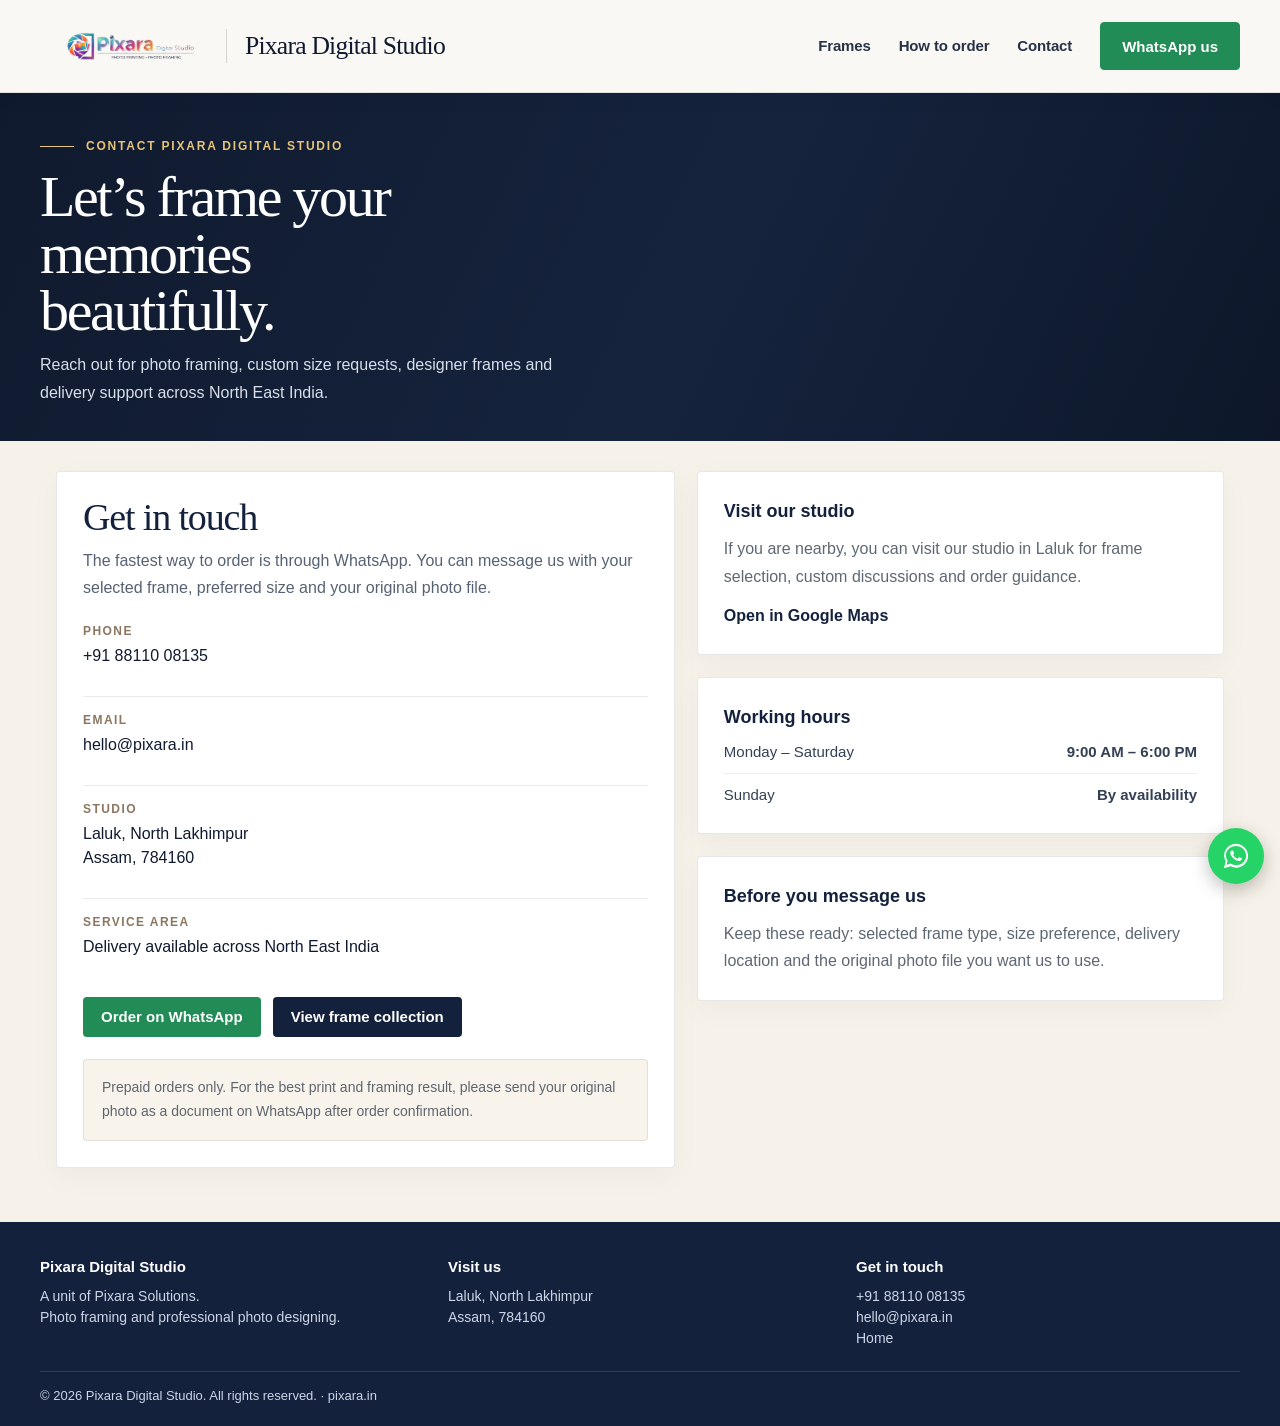
<file: contact.html>
<!DOCTYPE html>
<html lang="en">
<head>
  <meta charset="utf-8">
  <meta name="viewport" content="width=device-width,initial-scale=1">

  <title>Contact | Pixara Digital Studio</title>
  <meta
    name="description"
    content="Contact Pixara Digital Studio in Laluk, Assam for photo framing, designer frames and WhatsApp orders."
  >

  <meta name="theme-color" content="#14213d">

  <link rel="icon" href="logo.png">
  <link rel="apple-touch-icon" href="logo.png">
  <link rel="stylesheet" href="style.css">

  <meta property="og:type" content="website">
  <meta property="og:site_name" content="Pixara Digital Studio">
  <meta property="og:title" content="Contact | Pixara Digital Studio">
  <meta
    property="og:description"
    content="Get in touch with Pixara Digital Studio for frame orders, custom requests and delivery support."
  >
  <meta property="og:image" content="https://studio.pixara.in/logo.png">
  <meta name="twitter:card" content="summary">

  <script type="application/ld+json">
  {
    "@context": "https://schema.org",
    "@type": "LocalBusiness",
    "name": "Pixara Digital Studio",
    "url": "https://studio.pixara.in/contact",
    "telephone": "+918811008135",
    "email": "hello@pixara.in",
    "address": {
      "@type": "PostalAddress",
      "streetAddress": "Laluk",
      "addressLocality": "North Lakhimpur",
      "addressRegion": "Assam",
      "postalCode": "784160",
      "addressCountry": "IN"
    }
  }
  </script>

  <style>
  .contact-hero {
    position: relative;
    overflow: hidden;
    padding: 44px 16px 34px;
    background: linear-gradient(115deg, #101a2e 0%, #15233d 55%, #0d1729 100%);
    color: #fff;
  }

  .contact-hero::after {
    content: "";
    position: absolute;
    inset: 0;
    background-image: url("data:image/svg+xml,%3Csvg viewBox='0 0 180 180' xmlns='http://www.w3.org/2000/svg'%3E%3Cfilter id='n'%3E%3CfeTurbulence type='fractalNoise' baseFrequency='.9' numOctaves='3' stitchTiles='stitch'/%3E%3C/filter%3E%3Crect width='100%25' height='100%25' filter='url(%23n)' opacity='.22'/%3E%3C/svg%3E");
    opacity: .10;
    mix-blend-mode: soft-light;
    pointer-events: none;
  }

  .contact-hero .inner {
    position: relative;
    z-index: 1;
    width: min(1200px, 100%);
    margin: 0 auto;
  }

  .contact-hero .eyebrow {
    display: flex;
    align-items: center;
    gap: 12px;
    margin-bottom: 14px;
    color: #e6c37a;
    font-size: 12px;
    font-weight: 600;
    letter-spacing: .15em;
    text-transform: uppercase;
  }

  .contact-hero .eyebrow span {
    width: 34px;
    height: 1px;
    background: #e6c37a;
  }

  .contact-hero h1 {
    max-width: 13ch;
    margin: 0 0 12px;
    color: #fff;
    font-family: var(--font-display);
    font-size: clamp(34px, 4.8vw, 58px);
    font-weight: 500;
    line-height: .98;
    letter-spacing: -.04em;
  }

  .contact-hero p {
    max-width: 58ch;
    margin: 0;
    color: #d8dfeb;
    font-size: 16px;
    line-height: 1.75;
  }

  .contact-main {
    max-width: 1200px;
    margin: 0 auto;
    padding: 30px 16px 54px;
  }

  .contact-grid {
    display: grid;
    grid-template-columns: 1.08fr .92fr;
    gap: 22px;
    align-items: start;
  }

  .contact-card {
    padding: 26px;
    border: 1px solid rgba(16, 26, 46, 0.10);
    border-radius: 4px;
    background: #fff;
    box-shadow: 0 8px 30px rgba(16, 26, 46, 0.04);
  }

  .contact-card h2 {
    margin: 0 0 10px;
    color: var(--navy);
    font: 500 clamp(28px, 3vw, 38px) / 1.02 var(--font-display);
    letter-spacing: -.03em;
  }

  .contact-card p {
    margin: 0 0 20px;
    max-width: 62ch;
    color: #566273;
    line-height: 1.7;
  }

  .contact-list {
    display: grid;
    gap: 14px;
  }

  .contact-item {
    padding: 14px 0;
    display: grid;
    gap: 4px;
    border-top: 1px solid rgba(16, 26, 46, 0.09);
  }

  .contact-item:first-child {
    border-top: 0;
    padding-top: 0;
  }

  .contact-label {
    color: #8b7761;
    font-size: 12px;
    font-weight: 700;
    letter-spacing: .12em;
    text-transform: uppercase;
  }

  .contact-value,
  .contact-value a {
    color: var(--ink);
    font-size: 16px;
    font-weight: 500;
    line-height: 1.5;
    text-decoration: none;
  }

  .contact-value a:hover {
    text-decoration: underline;
    text-underline-offset: 4px;
  }

  .contact-actions {
    display: flex;
    flex-wrap: wrap;
    gap: 12px;
    margin-top: 24px;
  }

  .contact-actions .btn.navy {
    background: var(--navy);
  }

  .contact-note {
    margin-top: 22px;
    padding: 16px 18px;
    border: 1px solid rgba(16, 26, 46, 0.09);
    border-radius: 4px;
    background: #f8f4eb;
    color: #5f6570;
    font-size: 14px;
    line-height: 1.7;
  }

  .contact-side {
    display: grid;
    gap: 22px;
  }

  .contact-mini h3 {
    margin: 0 0 10px;
    color: var(--navy);
    font-size: 18px;
  }

  .contact-mini p {
    margin: 0;
    color: #5e6772;
    line-height: 1.7;
  }

  .contact-hours {
    display: grid;
    gap: 10px;
    margin-top: 8px;
  }

  .contact-hours div {
    display: flex;
    justify-content: space-between;
    gap: 16px;
    padding-bottom: 10px;
    border-bottom: 1px solid rgba(16, 26, 46, 0.08);
    color: #334155;
    font-size: 15px;
  }

  .contact-hours div:last-child {
    border-bottom: 0;
    padding-bottom: 0;
  }

  .contact-map-link {
    margin-top: 14px;
    display: inline-flex;
    align-items: center;
    gap: 8px;
    color: var(--navy);
    font-weight: 600;
    text-decoration: none;
  }

  .contact-map-link:hover {
    text-decoration: underline;
    text-underline-offset: 4px;
  }

  @media (max-width: 900px) {
    .contact-grid {
      grid-template-columns: 1fr;
    }
  }

  @media (max-width: 680px) {
    .contact-hero {
      padding: 36px 16px 28px;
    }

    .contact-hero h1 {
      max-width: 11ch;
      font-size: clamp(30px, 9vw, 42px);
    }

    .contact-hero p {
      font-size: 15px;
      line-height: 1.7;
    }

    .contact-card {
      padding: 20px 18px;
    }

    .contact-actions {
      flex-direction: column;
    }

    .contact-actions .btn {
      width: 100%;
    }
  }
</style>
</head>
<body>
  <header class="top">
    <div class="bar">
      <a class="brand" href="/" aria-label="Pixara Digital Studio — Home">
        <img
          src="logo.png"
          alt=""
          width="889"
          height="336"
          onerror="this.style.display='none'"
        >
        <span>Pixara Digital Studio</span>
      </a>

      <nav class="links" aria-label="Primary navigation">
        <a class="hl" href="/#catalogue">Frames</a>
        <a class="hl" href="/#how">How to order</a>
        <a class="hl" href="/contact" aria-current="page">Contact</a>
        <a
          class="btn"
          href="https://wa.me/918811008135"
          target="_blank"
          rel="noopener noreferrer"
        >
          WhatsApp us
        </a>
      </nav>
    </div>
  </header>

  <section class="contact-hero">
    <div class="inner">
      <div class="eyebrow"><span></span>Contact Pixara Digital Studio</div>
      <h1>Let’s frame your memories beautifully.</h1>
      <p>
        Reach out for photo framing, custom size requests, designer frames and
        delivery support across North East India.
      </p>
    </div>
  </section>

  <main class="contact-main">
    <div class="contact-grid">
      <section class="contact-card" aria-labelledby="contactHeading">
        <h2 id="contactHeading">Get in touch</h2>
        <p>
          The fastest way to order is through WhatsApp. You can message us with
          your selected frame, preferred size and your original photo file.
        </p>

        <div class="contact-list">
          <div class="contact-item">
            <div class="contact-label">Phone</div>
            <div class="contact-value">
              <a href="tel:+918811008135">+91 88110 08135</a>
            </div>
          </div>

          <div class="contact-item">
            <div class="contact-label">Email</div>
            <div class="contact-value">
              <a href="mailto:hello@pixara.in">hello@pixara.in</a>
            </div>
          </div>

          <div class="contact-item">
            <div class="contact-label">Studio</div>
            <div class="contact-value">
              Laluk, North Lakhimpur<br>
              Assam, 784160
            </div>
          </div>

          <div class="contact-item">
            <div class="contact-label">Service area</div>
            <div class="contact-value">
              Delivery available across North East India
            </div>
          </div>
        </div>

        <div class="contact-actions">
          <a
            class="btn"
            href="https://wa.me/918811008135"
            target="_blank"
            rel="noopener noreferrer"
          >
            Order on WhatsApp
          </a>

          <a class="btn navy" href="/#catalogue">
            View frame collection
          </a>
        </div>

        <div class="contact-note">
          Prepaid orders only. For the best print and framing result, please
          send your original photo as a document on WhatsApp after order
          confirmation.
        </div>
      </section>

      <aside class="contact-side">
        <section class="contact-card contact-mini" aria-labelledby="visitHeading">
          <h3 id="visitHeading">Visit our studio</h3>
          <p>
            If you are nearby, you can visit our studio in Laluk for frame
            selection, custom discussions and order guidance.
          </p>

          <a
            class="contact-map-link"
            href="https://maps.app.goo.gl/Y6SZ87WMauDAQnDA8"
            target="_blank"
            rel="noopener noreferrer"
          >
            Open in Google Maps
          </a>
        </section>

        <section class="contact-card contact-mini" aria-labelledby="hoursHeading">
          <h3 id="hoursHeading">Working hours</h3>

          <div class="contact-hours">
            <div><span>Monday – Saturday</span><strong>9:00 AM – 6:00 PM</strong></div>
            <div><span>Sunday</span><strong>By availability</strong></div>
          </div>
        </section>

        <section class="contact-card contact-mini" aria-labelledby="orderHelpHeading">
          <h3 id="orderHelpHeading">Before you message us</h3>
          <p>
            Keep these ready: selected frame type, size preference, delivery
            location and the original photo file you want us to use.
          </p>
        </section>
      </aside>
    </div>
  </main>

  <footer class="foot">
    <div class="cols">
      <div>
        <h5>Pixara Digital Studio</h5>
        A unit of Pixara Solutions.<br>
        Photo framing and professional photo designing.
      </div>

      <div>
        <h5>Visit us</h5>
        Laluk, North Lakhimpur<br>
        Assam, 784160
      </div>

      <div>
        <h5>Get in touch</h5>
        <a href="tel:+918811008135">+91 88110 08135</a><br>
        <a href="mailto:hello@pixara.in">hello@pixara.in</a><br>
        <a href="/">Home</a>
      </div>
    </div>

    <div class="copy">
      &copy; <span id="yr"></span> Pixara Digital Studio. All rights reserved. &middot;
      <a
        href="https://pixara.in"
        target="_blank"
        rel="noopener noreferrer"
      >
        pixara.in
      </a>
    </div>
  </footer>

  <a
    class="wafab"
    href="https://wa.me/918811008135"
    target="_blank"
    rel="noopener noreferrer"
    aria-label="Chat on WhatsApp"
  >
    <svg viewBox="0 0 32 32" aria-hidden="true">
      <path d="M16 3C9 3 3.4 8.6 3.4 15.5c0 2.3.6 4.4 1.7 6.3L3 29l7.4-2c1.8 1 3.8 1.5 5.9 1.5 6.9 0 12.6-5.6 12.6-12.5S22.9 3 16 3zm0 22.8c-1.9 0-3.7-.5-5.3-1.5l-.4-.2-4.4 1.2 1.2-4.3-.3-.4a10 10 0 0 1-1.6-5.4C5.2 9.9 10 5.2 16 5.2s10.8 4.7 10.8 10.4S22 25.8 16 25.8zm5.9-7.5c-.3-.2-1.9-.9-2.2-1s-.5-.2-.7.2-.8 1-1 1.2-.4.2-.7.1a8.5 8.5 0 0 1-4.2-3.7c-.3-.6.3-.5.9-1.7.1-.2 0-.4 0-.5l-1-2.3c-.2-.6-.5-.5-.7-.5h-.6c-.2 0-.5.1-.8.4s-1 1-1 2.5 1.1 2.9 1.2 3.1c.2.2 2.1 3.3 5.2 4.5 1.9.8 2.7.9 3.6.7.6-.1 1.9-.8 2.2-1.5s.3-1.4.2-1.5-.3-.2-.6-.4z"/>
    </svg>
  </a>

  <script>
    document.getElementById("yr").textContent = new Date().getFullYear();
  </script>
</body>
</html>
</file>
<file: style.css>
@import url('https://api.fontshare.com/v2/css?f[]=boska@400,500&f[]=satoshi@400,500,600,700&display=swap');

/* =========================================================
   PIXARA DIGITAL STUDIO
   Editorial storefront — cleaned and consolidated stylesheet
   ========================================================= */

:root {
  --navy: #14213d;
  --navy-2: #1f3159;
  --ink: #101a2e;
  --amber: #e8a317;
  --gold: #d8a84e;
  --red: #d62828;
  --wa: #218c55;
  --wa-hover: #176f43;
  --paper: #f6f2e9;
  --paper-2: #eee8dc;
  --surface: #ffffff;
  --line: rgba(16, 26, 46, 0.11);
  --muted: #667085;
  --radius: 14px;
  --font-display: 'Boska', 'Times New Roman', serif;
  --font-body: 'Satoshi', 'Segoe UI', sans-serif;
}

* {
  box-sizing: border-box;
}

html {
  scroll-behavior: smooth;
  scroll-padding-top: 96px;
}

body {
  margin: 0;
  font-family: var(--font-body);
  background: var(--paper);
  color: var(--ink);
  line-height: 1.5;
  -webkit-font-smoothing: antialiased;
  text-rendering: optimizeLegibility;
}

img,
svg {
  display: block;
  max-width: 100%;
}

a {
  color: inherit;
}

button,
input,
select,
textarea {
  font: inherit;
}

:focus-visible {
  outline: 2px solid var(--gold);
  outline-offset: 3px;
}

.sr-only {
  position: absolute;
  width: 1px;
  height: 1px;
  padding: 0;
  margin: -1px;
  overflow: hidden;
  clip: rect(0, 0, 0, 0);
  white-space: nowrap;
  border: 0;
}

/* =========================================================
   BUTTONS
   ========================================================= */

.btn {
  display: inline-flex;
  align-items: center;
  justify-content: center;
  padding: 11px 18px;
  border: 0;
  border-radius: 4px;
  background: var(--wa);
  color: #fff;
  font-family: var(--font-body);
  font-size: 15px;
  font-weight: 600;
  line-height: 1.25;
  text-align: center;
  text-decoration: none;
  cursor: pointer;
  transition: transform 180ms ease, background 180ms ease, box-shadow 180ms ease;
}

.btn:hover {
  transform: translateY(-1px);
  box-shadow: 0 8px 22px rgba(23, 111, 67, 0.18);
}

.btn.navy {
  background: var(--navy);
}

.btn.red {
  background: var(--red);
}

.btn.gray {
  background: #8a8a8a;
}

.btn.ghost {
  border: 1.5px solid #fff;
  background: transparent;
  color: #fff;
}

/* =========================================================
   PIXARA HEADER — REFINED
   ========================================================= */

header.top {
  position: sticky;
  top: 0;
  z-index: 50;
  width: 100%;
  background: rgba(250, 248, 244, 0.96);
  border-bottom: 1px solid rgba(16, 26, 46, 0.1);
  box-shadow: 0 4px 24px rgba(16, 26, 46, 0.035);
  backdrop-filter: blur(14px);
  -webkit-backdrop-filter: blur(14px);
}

header.top .bar {
  width: min(1200px, calc(100% - 40px));
  min-height: 92px;
  margin-inline: auto;
  padding: 10px 0;
  display: flex;
  align-items: center;
  justify-content: space-between;
  gap: 32px;
}

header.top .brand {
  flex: 0 1 auto;
  min-width: 0;
  display: inline-flex;
  align-items: center;
  justify-content: flex-start;
  gap: 18px;
  color: var(--ink);
  text-decoration: none;
  line-height: 1;
}

header.top .brand img {
  display: block;
  width: 168px;
  height: 56px;
  flex: 0 0 auto;
  max-width: none;
  max-height: none;
  object-fit: contain;
  object-position: left center;
  transform: scale(1.08);
  transform-origin: left center;
}

header.top .brand span {
  display: inline-flex;
  align-items: center;
  justify-content: center;
  min-height: 56px;
  margin: 0;
  color: var(--ink);
  font-family: var(--font-display);
  font-size: clamp(24px, 2vw, 32px);
  font-weight: 500;
  line-height: 1;
  letter-spacing: -0.03em;
  white-space: nowrap;
}

header.top .brand span::before {
  content: "";
  width: 1px;
  height: 34px;
  margin-right: 18px;
  flex: 0 0 auto;
  background: rgba(16, 26, 46, 0.16);
}

header.top nav.links {
  display: flex;
  align-items: center;
  justify-content: flex-end;
  gap: 28px;
}

header.top nav.links a:not(.btn) {
  position: relative;
  padding: 12px 0;
  color: #273247;
  font-size: 15px;
  font-weight: 600;
  letter-spacing: -0.01em;
  text-decoration: none;
}

header.top nav.links a:not(.btn)::after {
  content: "";
  position: absolute;
  left: 0;
  right: 0;
  bottom: 5px;
  height: 1px;
  background: #c99a3b;
  transform: scaleX(0);
  transform-origin: right;
  transition: transform 220ms cubic-bezier(0.16, 1, 0.3, 1);
}

header.top nav.links a:not(.btn):hover {
  color: var(--ink);
}

header.top nav.links a:not(.btn):hover::after {
  transform: scaleX(1);
  transform-origin: left;
}

header.top nav.links .btn {
  min-height: 48px;
  padding: 13px 21px;
  display: inline-flex;
  align-items: center;
  justify-content: center;
  border: 1px solid var(--wa);
  border-radius: 4px;
  background: var(--wa);
  color: #fff;
  font-size: 15px;
  font-weight: 600;
  line-height: 1;
  white-space: nowrap;
  box-shadow: none;
}

header.top nav.links .btn:hover {
  background: var(--wa-hover);
  border-color: var(--wa-hover);
  color: #fff;
  transform: translateY(-1px);
  box-shadow: 0 8px 22px rgba(23, 111, 67, 0.18);
}

/* =========================================================
   HERO
   ========================================================= */

.hero {
  position: relative;
  min-height: 640px;
  padding: clamp(52px, 7vw, 96px) 20px 88px;
  overflow: hidden;
  isolation: isolate;
  background: var(--ink);
  color: #fff;
  text-align: left;
}

.hero::before {
  content: '';
  position: absolute;
  inset: 0;
  z-index: -2;
  background: linear-gradient(115deg, #101a2e 0%, #15233d 55%, #0d1729 100%);
}

.hero::after {
  content: '';
  position: absolute;
  inset: 0;
  z-index: -1;
  background-image: url("data:image/svg+xml,%3Csvg viewBox='0 0 180 180' xmlns='http://www.w3.org/2000/svg'%3E%3Cfilter id='n'%3E%3CfeTurbulence type='fractalNoise' baseFrequency='.9' numOctaves='3' stitchTiles='stitch'/%3E%3C/filter%3E%3Crect width='100%25' height='100%25' filter='url(%23n)' opacity='.22'/%3E%3C/svg%3E");
  opacity: 0.15;
  mix-blend-mode: soft-light;
}

.hero-wrap {
  width: min(1200px, 100%);
  margin-inline: auto;
  display: grid;
  grid-template-columns: minmax(0, 0.88fr) minmax(460px, 1.12fr);
  align-items: center;
  gap: clamp(42px, 7vw, 96px);
}

.hero-copy {
  position: relative;
  z-index: 2;
  max-width: 590px;
}

.eyebrow {
  display: flex;
  align-items: center;
  gap: 12px;
  color: #e6c37a;
  font-size: 12px;
  font-weight: 600;
  letter-spacing: 0.15em;
  text-transform: uppercase;
}

.eyebrow span {
  width: 34px;
  height: 1px;
  background: #e6c37a;
}

.hero h1 {
  max-width: 660px;
  margin: 20px 0 22px;
  font: 500 clamp(48px, 6vw, 82px) / 0.96 var(--font-display);
  letter-spacing: -0.045em;
}

.hero h1 em {
  display: block;
  color: #e3bd70;
  font-weight: 400;
}

.hero p {
  max-width: 530px;
  margin: 0 0 30px;
  color: #d8dfeb;
  font-size: clamp(17px, 1.7vw, 20px);
  line-height: 1.65;
}

.hero-actions {
  display: flex;
  align-items: center;
  flex-wrap: wrap;
  gap: 26px;
}

.hero .hero-primary {
  margin: 0;
  padding: 14px 20px;
  border-radius: 2px;
  background: #e2b75f;
  color: var(--navy);
  box-shadow: none;
}

.hero .hero-primary:hover {
  background: #efca7c;
  box-shadow: none;
  transform: translateY(-2px);
}

.hero-primary span {
  display: inline-block;
  margin-left: 10px;
  transition: transform 200ms ease;
}

.hero-primary:hover span {
  transform: translateX(4px);
}

.hero-link {
  color: #fff;
  font-weight: 600;
  text-decoration-color: rgba(255, 255, 255, 0.45);
  text-underline-offset: 6px;
}

.hero-link:hover {
  color: #e9c777;
  text-decoration-color: #e2b75f;
}

.hero-meta {
  display: flex;
  flex-wrap: wrap;
  gap: 10px 20px;
  margin-top: 34px;
  color: #aeb9ca;
  font-size: 12px;
  letter-spacing: 0.035em;
}

.hero-meta span {
  display: flex;
  align-items: center;
  gap: 8px;
}

.hero-meta span::before {
  content: '';
  width: 4px;
  height: 4px;
  border-radius: 50%;
  background: var(--gold);
}

.hero-gallery {
  position: relative;
  min-width: 0;
  height: 480px;
  animation: heroReveal 800ms 120ms both cubic-bezier(0.16, 1, 0.3, 1);
}

.hero-frame {
  position: absolute;
  margin: 0;
  padding: 10px;
  background: #f8f4eb;
  color: var(--ink);
  box-shadow: 0 28px 60px rgba(0, 0, 0, 0.34);
}

.hero-image {
  width: 100%;
  height: 100%;
  display: grid;
  place-items: center;
  overflow: hidden;
  background: linear-gradient(145deg, #e7dfd0, #f7f3ea);
}

.hero-image span {
  color: #596172;
  font: 500 25px / 1.05 var(--font-display);
  text-align: center;
}

.hero-image img {
  width: 100%;
  height: 100%;
  object-fit: contain;
  opacity: 0;
  transform: scale(0.97);
  background: #f0ece3;
  animation: imageIn 650ms forwards ease-out;
}

.hero-frame-main {
  top: 4%;
  left: 8%;
  z-index: 2;
  width: 66%;
  height: 82%;
  padding: 13px;
  transform: rotate(-2.2deg);
}

.hero-frame-main figcaption {
  position: absolute;
  right: 14px;
  bottom: -38px;
  left: 14px;
  color: #b9c3d2;
  font-size: 12px;
  letter-spacing: 0.03em;
  text-align: left;
}

.hero-frame-top {
  top: 0;
  right: 1%;
  z-index: 3;
  width: 35%;
  height: 45%;
  transform: rotate(5deg);
}

.hero-frame-bottom {
  right: 0;
  bottom: -1%;
  z-index: 4;
  width: 38%;
  height: 47%;
  transform: rotate(2deg);
}

.studio-mark {
  position: absolute;
  bottom: 0;
  left: -2%;
  z-index: 5;
  width: 112px;
  height: 112px;
  display: flex;
  flex-direction: column;
  align-items: center;
  justify-content: center;
  border-radius: 50%;
  background: #dcb25d;
  color: var(--navy);
  text-align: center;
  transform: rotate(-8deg);
  box-shadow: 0 14px 30px rgba(0, 0, 0, 0.25);
}

.studio-mark strong {
  font: 500 23px / 0.85 var(--font-display);
}

.studio-mark span {
  margin-top: 8px;
  font-size: 9px;
  letter-spacing: 0.11em;
  text-transform: uppercase;
}

@keyframes heroReveal {
  from {
    opacity: 0;
    transform: translateY(20px);
  }
  to {
    opacity: 1;
    transform: none;
  }
}

@keyframes imageIn {
  to {
    opacity: 1;
    transform: scale(1);
  }
}

/* =========================================================
   ORDER PROCESS
   ========================================================= */

.process-strip {
  position: relative;
  z-index: 6;
  width: min(1160px, calc(100% - 32px));
  margin: -42px auto 0;
  display: grid;
  grid-template-columns: repeat(3, 1fr);
  background: var(--surface);
  box-shadow: 0 18px 50px rgba(20, 33, 61, 0.12);
}

.process-card {
  min-height: 150px;
  padding: 26px 28px;
  display: grid;
  grid-template-columns: auto 1fr;
  align-items: start;
  gap: 20px;
  border-right: 1px solid var(--line);
}

.process-card:last-child {
  border-right: 0;
}

.process-number {
  color: #c39131;
  font: 500 30px / 1 var(--font-display);
}

.process-card h3 {
  margin: 0 0 7px;
  color: var(--navy);
  font: 600 18px / 1.2 var(--font-body);
  letter-spacing: -0.02em;
}

.process-card p {
  margin: 0;
  color: var(--muted);
  font-size: 14px;
  line-height: 1.6;
}

.steps {
  margin: 44px 0 24px;
  display: grid;
  grid-template-columns: repeat(auto-fit, minmax(230px, 1fr));
  gap: 14px;
}

.step {
  padding: 18px;
  border: 1px solid var(--line);
  border-radius: var(--radius);
  background: var(--surface);
}

.step i {
  width: 30px;
  height: 30px;
  margin-bottom: 8px;
  display: inline-flex;
  align-items: center;
  justify-content: center;
  border-radius: 50%;
  background: var(--navy);
  color: #fff;
  font-style: normal;
  font-weight: 600;
}

/* =========================================================
   CATALOGUE
   ========================================================= */

main {
  max-width: 1200px;
  margin-inline: auto;
  padding: 54px 16px 30px;
}

h2.sec {
  margin: 8px 0 24px;
  color: var(--navy);
  font: 500 clamp(30px, 4vw, 42px) / 1 var(--font-display);
  letter-spacing: -0.025em;
}

.shop {
  display: grid;
  grid-template-columns: 250px 1fr;
  align-items: start;
  gap: 24px;
}

.sidebar {
  position: sticky;
  top: 108px;
  padding: 16px;
  border: 1px solid var(--line);
  border-radius: 4px;
  background: var(--surface);
  box-shadow: 0 8px 30px rgba(16, 26, 46, 0.04);
}

.sidebar h4 {
  margin: 14px 0 6px;
  color: #777;
  font-size: 12px;
  letter-spacing: 0.08em;
  text-transform: uppercase;
}

.sidebar h4:first-of-type {
  margin-top: 0;
}

.opt {
  padding: 8px 10px;
  display: flex;
  align-items: center;
  gap: 10px;
  border-radius: 9px;
  font-size: 14.5px;
  cursor: pointer;
}

.opt:hover {
  background: #f4f1ea;
}

.opt input {
  width: 17px;
  height: 17px;
  margin: 0;
  accent-color: var(--navy);
}

.opt.sel {
  background: #eef1f8;
  color: var(--navy);
  font-weight: 600;
}

.sb-head,
.sb-foot,
.fbtn,
.overlay {
  display: none;
}

.toolbar {
  margin-bottom: 16px;
  display: flex;
  align-items: center;
  flex-wrap: wrap;
  gap: 10px;
}

.toolbar input,
.toolbar select {
  width: auto;
  min-width: 150px;
  flex: 1;
  padding: 10px 12px;
  border: 1px solid #d6d0c2;
  border-radius: 4px;
  background: #fff;
}

.count {
  width: 100%;
  color: #666;
  font-size: 14px;
}

.fbtn {
  padding: 10px 14px;
  border: 1px solid #d6d0c2;
  border-radius: 4px;
  background: #fff;
  font-family: var(--font-body);
  font-size: 14px;
  font-weight: 500;
  cursor: pointer;
}

.grid {
  display: grid;
  grid-template-columns: repeat(auto-fill, minmax(250px, 1fr));
  gap: 20px;
}

.card {
  overflow: hidden;
  display: flex;
  flex-direction: column;
  border: 1px solid var(--line);
  border-radius: 4px;
  background: var(--surface);
  box-shadow: 0 8px 30px rgba(16, 26, 46, 0.04);
  transition: box-shadow 200ms ease, transform 200ms ease;
}

.card:hover {
  transform: translateY(-2px);
  box-shadow: 0 18px 44px rgba(16, 26, 46, 0.13);
}

.media {
  position: relative;
  overflow: hidden;
  aspect-ratio: 1 / 1;
  background: #eee9de;
  cursor: zoom-in;
}

.media img {
  width: 100%;
  height: 100%;
  object-fit: contain;
  transition: transform 200ms ease;
  will-change: transform;
}

.media.zoom img {
  transform: scale(2.1);
}

.off {
  position: absolute;
  top: 10px;
  left: 10px;
  z-index: 2;
  padding: 4px 10px;
  border-radius: 99px;
  background: var(--red);
  color: #fff;
  font-size: 12.5px;
  font-weight: 700;
}

.oos {
  position: absolute;
  inset: 0;
  z-index: 2;
  display: flex;
  align-items: center;
  justify-content: center;
  background: rgba(255, 255, 255, 0.65);
  color: #555;
  font-weight: 700;
}

.thumbs {
  padding: 8px 10px 0;
  display: flex;
  gap: 6px;
  overflow-x: auto;
}

.thumbs button {
  width: 48px;
  height: 48px;
  padding: 0;
  overflow: hidden;
  flex: none;
  border: 2px solid transparent;
  border-radius: 8px;
  background: #f1eee7;
  cursor: pointer;
}

.thumbs button.on {
  border-color: var(--navy);
}

.thumbs img {
  width: 100%;
  height: 100%;
  object-fit: cover;
}

.card .body {
  padding: 12px 14px 16px;
  display: flex;
  flex: 1;
  flex-direction: column;
  gap: 8px;
}

.tag {
  padding: 0;
  align-self: flex-start;
  background: transparent;
  color: #9a6a11;
  font-size: 11px;
  font-weight: 600;
  letter-spacing: 0.1em;
  text-transform: uppercase;
}

.card b {
  color: var(--navy);
  font-size: 16px;
}

/* =========================================================
   PRODUCT DESCRIPTION — REFINED READ MORE
   ========================================================= */

.desc-wrap {
  margin-top: 2px;
  display: grid;
  gap: 7px;
}

.desc {
  position: relative;
  color: #667085;
  font-size: 13.5px;
  line-height: 1.68;
  letter-spacing: 0.01em;
}

.clamp-desc {
  display: -webkit-box;
  -webkit-box-orient: vertical;
  -webkit-line-clamp: 2;
  overflow: hidden;
  line-clamp: 2;
  max-height: calc(1.68em * 2);
}

.clamp-desc.is-expanded {
  display: block;
  overflow: visible;
  max-height: none;
}

.desc-wrap.is-clamped .desc::after {
  content: "";
  position: absolute;
  left: 0;
  right: 0;
  bottom: 0;
  height: 1.7em;
  pointer-events: none;
  background: linear-gradient(
    to bottom,
    rgba(255, 255, 255, 0),
    rgba(255, 255, 255, 0.98) 74%
  );
}

.desc-wrap.is-clamped .clamp-desc.is-expanded::after {
  display: none;
}

.desc-toggle {
  align-self: start;
  padding: 0;
  border: 0;
  background: none;
  color: #7d5a1f;
  font-size: 11px;
  font-weight: 700;
  line-height: 1;
  letter-spacing: 0.14em;
  text-transform: uppercase;
  cursor: pointer;
  opacity: 0.92;
  transition: color 180ms ease, opacity 180ms ease, transform 180ms ease;
}

.desc-toggle:hover {
  color: #9a6a11;
  opacity: 1;
}

.desc-toggle:focus-visible {
  outline: none;
  box-shadow: 0 0 0 2px rgba(216, 168, 78, 0.22);
  border-radius: 4px;
}

.desc-toggle:active {
  transform: translateY(1px);
}

.price {
  margin-top: auto;
  display: flex;
  align-items: baseline;
  gap: 10px;
}

.old {
  color: var(--red);
  font-size: 15px;
  text-decoration: line-through;
  text-decoration-color: var(--red);
}

.new {
  color: var(--navy);
  font-size: 22px;
  font-weight: 700;
}

.card .btn {
  border-radius: 3px;
}

select,
input,
textarea {
  width: 100%;
  padding: 9px 10px;
  border: 1px solid #d6d0c2;
  border-radius: 9px;
}

.skel {
  height: 380px;
  border-radius: var(--radius);
  background: linear-gradient(90deg, #eee 25%, #f7f5f0 50%, #eee 75%);
  background-size: 200% 100%;
  animation: shimmer 1.2s infinite;
}

@keyframes shimmer {
  to {
    background-position: -200% 0;
  }
}

.empty {
  grid-column: 1 / -1;
  padding: 50px 10px;
  color: #777;
  text-align: center;
}

/* =========================================================
   INFORMATION, CONTACT AND FOOTER
   ========================================================= */

.info {
  margin: 46px 0 20px;
  padding: 18px;
  border: 1px solid var(--line);
  border-radius: 4px;
  background: var(--surface);
  box-shadow: 0 8px 30px rgba(16, 26, 46, 0.04);
}

.cgrid {
  margin: 20px 0;
  display: grid;
  grid-template-columns: repeat(auto-fit, minmax(260px, 1fr));
  gap: 16px;
}

.ccard {
  padding: 20px;
  border: 1px solid var(--line);
  border-radius: var(--radius);
  background: var(--surface);
}

.ccard h3 {
  margin: 0 0 6px;
  color: var(--navy);
  font-size: 17px;
}

.ccard p {
  margin: 0 0 12px;
  color: #444;
}

footer.foot {
  padding: 34px 16px 20px;
  background: var(--navy);
  color: #cdd5e6;
  font-size: 14px;
}

footer .cols {
  max-width: 1200px;
  margin-inline: auto;
  display: grid;
  grid-template-columns: repeat(auto-fit, minmax(220px, 1fr));
  gap: 24px;
}

footer h5 {
  margin: 0 0 8px;
  color: #fff;
  font-size: 15px;
}

footer a {
  text-decoration: none;
}

footer a:hover {
  text-decoration: underline;
}

footer .copy {
  max-width: 1200px;
  margin: 22px auto 0;
  padding-top: 14px;
  border-top: 1px solid #2d3d63;
  font-size: 13px;
}

/* =========================================================
   WHATSAPP FAB AND LIGHTBOX
   ========================================================= */

.wafab {
  position: fixed;
  right: 16px;
  bottom: 16px;
  z-index: 30;
  width: 56px;
  height: 56px;
  display: flex;
  align-items: center;
  justify-content: center;
  border-radius: 50%;
  background: #25d366;
  text-decoration: none;
  box-shadow: 0 6px 18px rgba(0, 0, 0, 0.25);
}

.wafab svg {
  width: 30px;
  height: 30px;
  fill: #fff;
}

#lb {
  position: fixed;
  inset: 0;
  z-index: 100;
  display: none;
  align-items: center;
  justify-content: center;
  background: rgba(10, 14, 25, 0.93);
}

#lb.open {
  display: flex;
}

#lb .stage {
  width: min(92vw, 1000px);
  height: 86vh;
  overflow: hidden;
  display: flex;
  align-items: center;
  justify-content: center;
  cursor: zoom-in;
}

#lb img {
  max-width: 100%;
  max-height: 100%;
  object-fit: contain;
  transition: transform 200ms ease;
}

#lb .stage.zoom {
  cursor: zoom-out;
}

#lb .stage.zoom img {
  transform: scale(2.2);
}

#lb button {
  position: absolute;
  width: 44px;
  height: 44px;
  border: 0;
  border-radius: 50%;
  background: rgba(255, 255, 255, 0.14);
  color: #fff;
  font-size: 22px;
  cursor: pointer;
}

#lb .x {
  top: 14px;
  right: 14px;
}

#lb .p {
  top: 50%;
  left: 12px;
}

#lb .n {
  top: 50%;
  right: 12px;
}

#lb .c {
  position: absolute;
  right: 0;
  bottom: 14px;
  left: 0;
  color: #ddd;
  font-size: 13px;
  text-align: center;
}

/* =========================================================
   RESPONSIVE
   ========================================================= */

@media (max-width: 940px) {
  header.top .bar {
    width: calc(100% - 32px);
    min-height: 80px;
    gap: 20px;
  }

  header.top .brand {
    gap: 12px;
  }

  header.top .brand img {
    width: 138px;
    height: 50px;
  }

  header.top .brand span {
    min-height: 50px;
    font-size: 22px;
  }

  header.top .brand span::before {
    height: 28px;
    margin-right: 12px;
  }

  header.top nav.links a.hl {
    display: none;
  }

  header.top nav.links .btn {
    min-height: 44px;
    padding: 11px 16px;
    font-size: 14px;
  }

  .hero {
    min-height: auto;
    padding-top: 56px;
  }

  .hero-wrap {
    grid-template-columns: 1fr;
    gap: 54px;
  }

  .hero-copy {
    max-width: 700px;
  }

  .hero h1 {
    max-width: 760px;
  }

  .hero-gallery {
    width: min(620px, 96%);
    height: 440px;
    margin-inline: auto;
  }

  .process-card {
    padding: 23px 20px;
    gap: 14px;
  }
}

@media (max-width: 860px) {
  .shop {
    grid-template-columns: 1fr;
  }

  .fbtn {
    display: inline-block;
  }

  .sidebar {
    position: fixed;
    top: auto;
    right: 0;
    bottom: 0;
    left: 0;
    z-index: 60;
    max-height: 82vh;
    padding: 0;
    overflow: auto;
    border-radius: 18px 18px 0 0;
    transform: translateY(105%);
    transition: transform 250ms ease;
  }

  .sidebar.open {
    transform: none;
  }

  .sb-body {
    padding: 14px 16px;
  }

  .sb-head {
    position: sticky;
    top: 0;
    display: flex;
    align-items: center;
    justify-content: space-between;
    padding: 14px 16px;
    border-bottom: 1px solid var(--line);
    background: #fff;
    font-weight: 600;
  }

  .sb-head button {
    border: 0;
    background: none;
    font-size: 22px;
    cursor: pointer;
  }

  .sb-foot {
    position: sticky;
    bottom: 0;
    padding: 12px 16px;
    display: flex;
    gap: 10px;
    border-top: 1px solid var(--line);
    background: #fff;
  }

  .sb-foot .btn {
    flex: 1;
  }

  .overlay {
    position: fixed;
    inset: 0;
    z-index: 55;
    display: block;
    background: rgba(0, 0, 0, 0.45);
    opacity: 0;
    pointer-events: none;
    transition: opacity 250ms ease;
  }

  .overlay.open {
    opacity: 1;
    pointer-events: auto;
  }

  .grid {
    grid-template-columns: repeat(2, 1fr);
    gap: 12px;
  }

  .card .body {
    padding: 10px;
  }

  .new {
    font-size: 18px;
  }

  .card b {
    font-size: 14.5px;
  }

  .thumbs button {
    width: 40px;
    height: 40px;
  }

  .desc {
    font-size: 13px;
    line-height: 1.62;
  }

  .desc-toggle {
    font-size: 10.5px;
    letter-spacing: 0.12em;
  }
}

@media (max-width: 680px) {
  header.top .bar {
    width: calc(100% - 24px);
    min-height: 72px;
    padding: 8px 0;
    gap: 12px;
  }

  header.top .brand {
    gap: 8px;
  }

  header.top .brand img {
    width: 102px;
    height: 42px;
    transform: scale(1.04);
  }

  header.top .brand span {
    min-height: 42px;
    font-family: var(--font-body);
    font-size: 15px;
    font-weight: 700;
    letter-spacing: -0.02em;
  }

  header.top .brand span::before {
    height: 22px;
    margin-right: 8px;
  }

  header.top nav.links .btn {
    min-height: 42px;
    padding: 10px 13px;
    font-size: 13px;
  }

  .hero {
    padding: 42px 16px 76px;
  }

  .hero h1 {
    margin-top: 16px;
    font-size: clamp(42px, 13vw, 62px);
  }

  .hero p {
    font-size: 17px;
  }

  .hero-meta {
    margin-top: 28px;
  }

  .hero-gallery {
    width: 100%;
    height: 340px;
  }

  .hero-frame-main {
    left: 1%;
    width: 68%;
  }

  .hero-frame-top {
    right: 0;
    width: 38%;
  }

  .hero-frame-bottom {
    right: 0;
    width: 40%;
  }

  .studio-mark {
    bottom: -2%;
    left: -1%;
    width: 86px;
    height: 86px;
  }

  .studio-mark strong {
    font-size: 19px;
  }

  .studio-mark span {
    margin-top: 5px;
    font-size: 8px;
  }

  .process-strip {
    margin-top: -34px;
    grid-template-columns: 1fr;
  }

  .process-card {
    min-height: 0;
    grid-template-columns: 48px 1fr;
    border-right: 0;
    border-bottom: 1px solid var(--line);
  }

  .process-card:last-child {
    border-bottom: 0;
  }

  main {
    padding-top: 44px;
  }
}

@media (max-width: 480px) {
  header.top .bar {
    width: calc(100% - 24px);
  }

  .grid {
    grid-template-columns: 1fr 1fr;
  }
}

@media (max-width: 420px) {
  header.top .brand img {
    width: 88px;
    height: 38px;
  }

  header.top .brand span {
    min-height: 38px;
    max-width: 78px;
    font-size: 13px;
    line-height: 1.1;
    white-space: normal;
  }

  header.top .brand span::before {
    height: 20px;
    margin-right: 7px;
  }

  header.top nav.links .btn {
    min-height: 40px;
    padding-inline: 10px;
    font-size: 12px;
  }

  .hero-actions {
    gap: 18px;
  }

  .hero .hero-primary,
  .hero-link {
    width: 100%;
  }

  .hero-link {
    text-align: center;
  }

  .hero-meta span {
    width: 100%;
  }

  .hero-gallery {
    height: 300px;
  }

  .hero-frame-main {
    height: 80%;
  }

  .hero-frame-top {
    height: 43%;
  }

  .hero-frame-bottom {
    height: 44%;
  }

  .hero-frame-main figcaption {
    display: none;
  }

  .desc {
    font-size: 12.75px;
  }

  .desc-toggle {
    font-size: 10px;
  }
}

@media (max-width: 390px) {
  header.top .bar {
    gap: 8px;
  }

  header.top .brand img {
    width: 76px;
  }

  header.top .brand span {
    font-size: 12px;
  }

  header.top nav.links .btn {
    padding-inline: 9px;
    font-size: 11px;
  }
}

@media (prefers-reduced-motion: reduce) {
  *,
  *::before,
  *::after {
    scroll-behavior: auto !important;
    animation-duration: 0.01ms !important;
    animation-iteration-count: 1 !important;
    transition-duration: 0.01ms !important;
  }

  .hero-image img {
    opacity: 1;
    transform: none;
  }
}

/* =========================================================
   CONTACT PAGE REFINEMENT
   ========================================================= */

.contact-hero {
  padding: 38px 16px 26px;
  background:
    linear-gradient(180deg, rgba(16, 26, 46, 0.04) 0%, rgba(16, 26, 46, 0) 100%);
}

.contact-hero-wrap {
  width: min(1200px, 100%);
  margin-inline: auto;
  padding: 34px 0 10px;

  display: grid;
  grid-template-columns: minmax(0, 1fr) auto;
  gap: 30px;
  align-items: end;

  border-bottom: 1px solid rgba(16, 26, 46, 0.1);
}

.contact-hero-copy {
  max-width: 720px;
}

.contact-kicker {
  margin: 0 0 10px;
  color: #9a6a11;
  font-size: 12px;
  font-weight: 700;
  letter-spacing: 0.14em;
  text-transform: uppercase;
}

.contact-hero h1 {
  margin: 0 0 14px;
  color: var(--ink);
  font: 500 clamp(42px, 5vw, 68px) / 0.95 var(--font-display);
  letter-spacing: -0.04em;
}

.contact-intro {
  max-width: 58ch;
  margin: 0;
  color: #4d586f;
  font-size: 18px;
  line-height: 1.7;
}

.contact-hero-note {
  display: flex;
  flex-wrap: wrap;
  justify-content: flex-end;
  gap: 10px;
  align-self: center;
}

.contact-hero-note span {
  padding: 9px 12px;
  border: 1px solid rgba(16, 26, 46, 0.1);
  border-radius: 999px;
  background: rgba(255, 255, 255, 0.72);
  color: #24314a;
  font-size: 12px;
  font-weight: 600;
  letter-spacing: 0.03em;
}

body main .cgrid {
  margin-top: 8px;
}

body main .ccard {
  border-radius: 18px;
  border: 1px solid rgba(16, 26, 46, 0.08);
  box-shadow: 0 10px 28px rgba(16, 26, 46, 0.05);
}

body main .ccard h3 {
  margin-bottom: 10px;
  font-size: 22px;
  font-family: var(--font-display);
  font-weight: 500;
  letter-spacing: -0.02em;
}

body main .ccard p {
  color: #4b5568;
  line-height: 1.65;
}

body main .info {
  margin-top: 28px;
}

.contact-page-cta {
  margin-top: 22px;
}

@media (max-width: 900px) {
  .contact-hero-wrap {
    grid-template-columns: 1fr;
    align-items: start;
    gap: 22px;
  }

  .contact-hero-note {
    justify-content: flex-start;
  }
}

@media (max-width: 680px) {
  .contact-hero {
    padding: 28px 16px 18px;
  }

  .contact-hero-wrap {
    padding-top: 18px;
  }

  .contact-hero h1 {
    font-size: clamp(34px, 12vw, 52px);
  }

  .contact-intro {
    font-size: 16px;
  }

  .contact-hero-note {
    gap: 8px;
  }

  .contact-hero-note span {
    font-size: 11px;
  }
}
</file>
